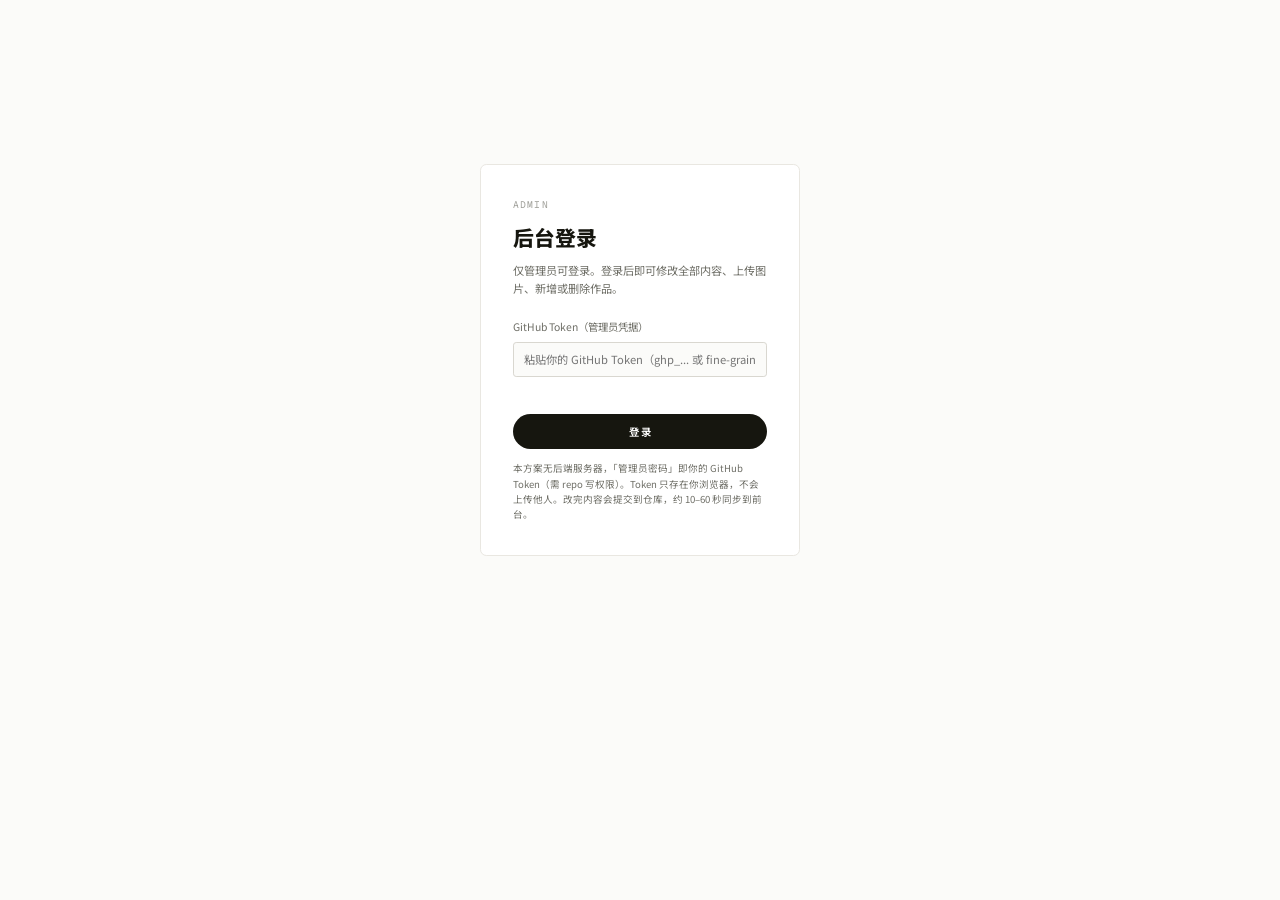
<file: admin.html>
<!doctype html>
<html lang="zh-CN">
  <head>
    <meta charset="UTF-8" />
    <meta name="viewport" content="width=device-width, initial-scale=1.0" />
    <title>后台管理 · JASON 作品集</title>
    <link rel="preconnect" href="https://fonts.googleapis.com" />
    <link rel="preconnect" href="https://fonts.gstatic.com" crossorigin />
    <link href="https://fonts.googleapis.com/css2?family=Inter:wght@400;500;600;700;800&family=Noto+Sans+SC:wght@400;500;700;800&family=Geist+Mono:wght@400;500&display=swap" rel="stylesheet" />
    <link rel="stylesheet" href="css/style-20260904n.css" />
    <script>
      /* 先应用用户保存的明暗主题，避免页面渲染后再闪烁切换 */
      (function () {
        try {
          var t = localStorage.getItem('siteTheme');
          if (!t && window.matchMedia('(prefers-color-scheme: dark)').matches) t = 'dark';
          if (t) document.documentElement.setAttribute('data-theme', t);
        } catch (e) {}
      })();
    </script>
  </head>
  <body>
    <div class="admin-screen">
      <!-- 登录 -->
      <div class="login-wrap" id="login-wrap">
        <div class="login-card">
          <div class="en">ADMIN</div>
          <h1 style="margin-top:10px;">后台登录</h1>
          <p class="sub">仅管理员可登录。登录后即可修改全部内容、上传图片、新增或删除作品。</p>
          <div class="field">
            <label>GitHub Token（管理员凭据）</label>
            <input type="password" id="pwd" placeholder="粘贴你的 GitHub Token（ghp_... 或 fine-grained）" autocomplete="current-password" />
          </div>
          <div class="login-error" id="login-err"></div>
          <button class="btn btn-primary" id="login-btn" style="width:100%;">登 录</button>
          <p class="sub" style="margin:16px 0 0; font-size:12px;">本方案无后端服务器，「管理员密码」即你的 GitHub Token（需 repo 写权限）。Token 只存在你浏览器，不会上传他人。改完内容会提交到仓库，约 10–60 秒同步到前台。</p>
        </div>
      </div>

      <!-- 管理界面 -->
      <div class="admin-shell" id="shell">
        <div class="admin-topbar">
          <span class="t">后台管理</span>
          <div style="display:flex; gap:14px; align-items:center;">
            <button class="theme-toggle" id="theme-toggle" type="button" aria-label="切换到深色">
              <svg class="icon-moon" width="18" height="18" viewBox="0 0 24 24" fill="none" stroke="currentColor" stroke-width="1.8" stroke-linecap="round" stroke-linejoin="round"><path d="M21 12.79A9 9 0 1 1 11.21 3 7 7 0 0 0 21 12.79z"/></svg>
              <svg class="icon-sun" width="18" height="18" viewBox="0 0 24 24" fill="none" stroke="currentColor" stroke-width="1.8" stroke-linecap="round" stroke-linejoin="round"><circle cx="12" cy="12" r="5"/><path d="M12 1v2M12 21v2M4.22 4.22l1.42 1.42M18.36 18.36l1.42 1.42M1 12h2M21 12h2M4.22 19.78l1.42-1.42M18.36 5.64l1.42-1.42"/></svg>
            </button>
            <a class="mini-btn" href="index.html" target="_blank">预览前台 ↗</a>
            <button class="mini-btn" id="logout-btn">退出登录</button>
          </div>
        </div>
        <div class="admin-body">
          <div class="admin-sidebar">
            <a data-tab="dashboard" class="active">仪表盘</a>
            <a data-tab="works">作品管理</a>
            <a data-tab="home">首页内容</a>
            <a data-tab="process">项目过程</a>
            <a data-tab="philosophy">理念编辑</a>
            <a data-tab="contact">联系编辑</a>
            <a data-tab="texts">文字设置</a>
          </div>
          <div class="admin-main" id="main"></div>
        </div>
      </div>
    </div>

    <!-- 作品编辑弹窗 -->
    <div class="modal-mask" id="modal">
      <div class="modal">
        <h3 id="modal-title">编辑作品</h3>
        <div class="grid2">
          <div class="field"><label>标题</label><input id="f-title" /></div>
          <div class="field"><label>类别</label><input id="f-category" placeholder="消费电子 / 家居 …" /></div>
        </div>
        <div class="grid2">
          <div class="field"><label>年份</label><input id="f-year" placeholder="2025" /></div>
          <div class="field"><label>一句话简介</label><input id="f-summary" /></div>
        </div>
        <div class="field"><label>项目描述（回车分段）</label><textarea id="f-description" rows="4"></textarea></div>

        <div class="field">
          <label>图片（拖拽或点击上传，点缩略图设为封面，× 删除）</label>
          <div class="dropzone" id="dropzone">把图片拖到这里，或点击选择</div>
          <input type="file" id="file-input" accept="image/*" multiple hidden />
          <div class="thumbs" id="thumbs"></div>
        </div>

        <div class="field">
          <label>参数（键值对，可多行）</label>
          <div class="params-edit" id="params-edit"></div>
          <button class="mini-btn" id="add-param" type="button">+ 添加参数</button>
        </div>

        <div class="modal-actions">
          <button class="mini-btn" id="modal-cancel">取消</button>
          <button class="mini-btn signal" id="modal-save">保存</button>
        </div>
      </div>
    </div>

    <script src="js/api.js?v=20260904o"></script>
    <script src="js/admin.js?v=20260904o"></script>
  </body>
</html>
</file>
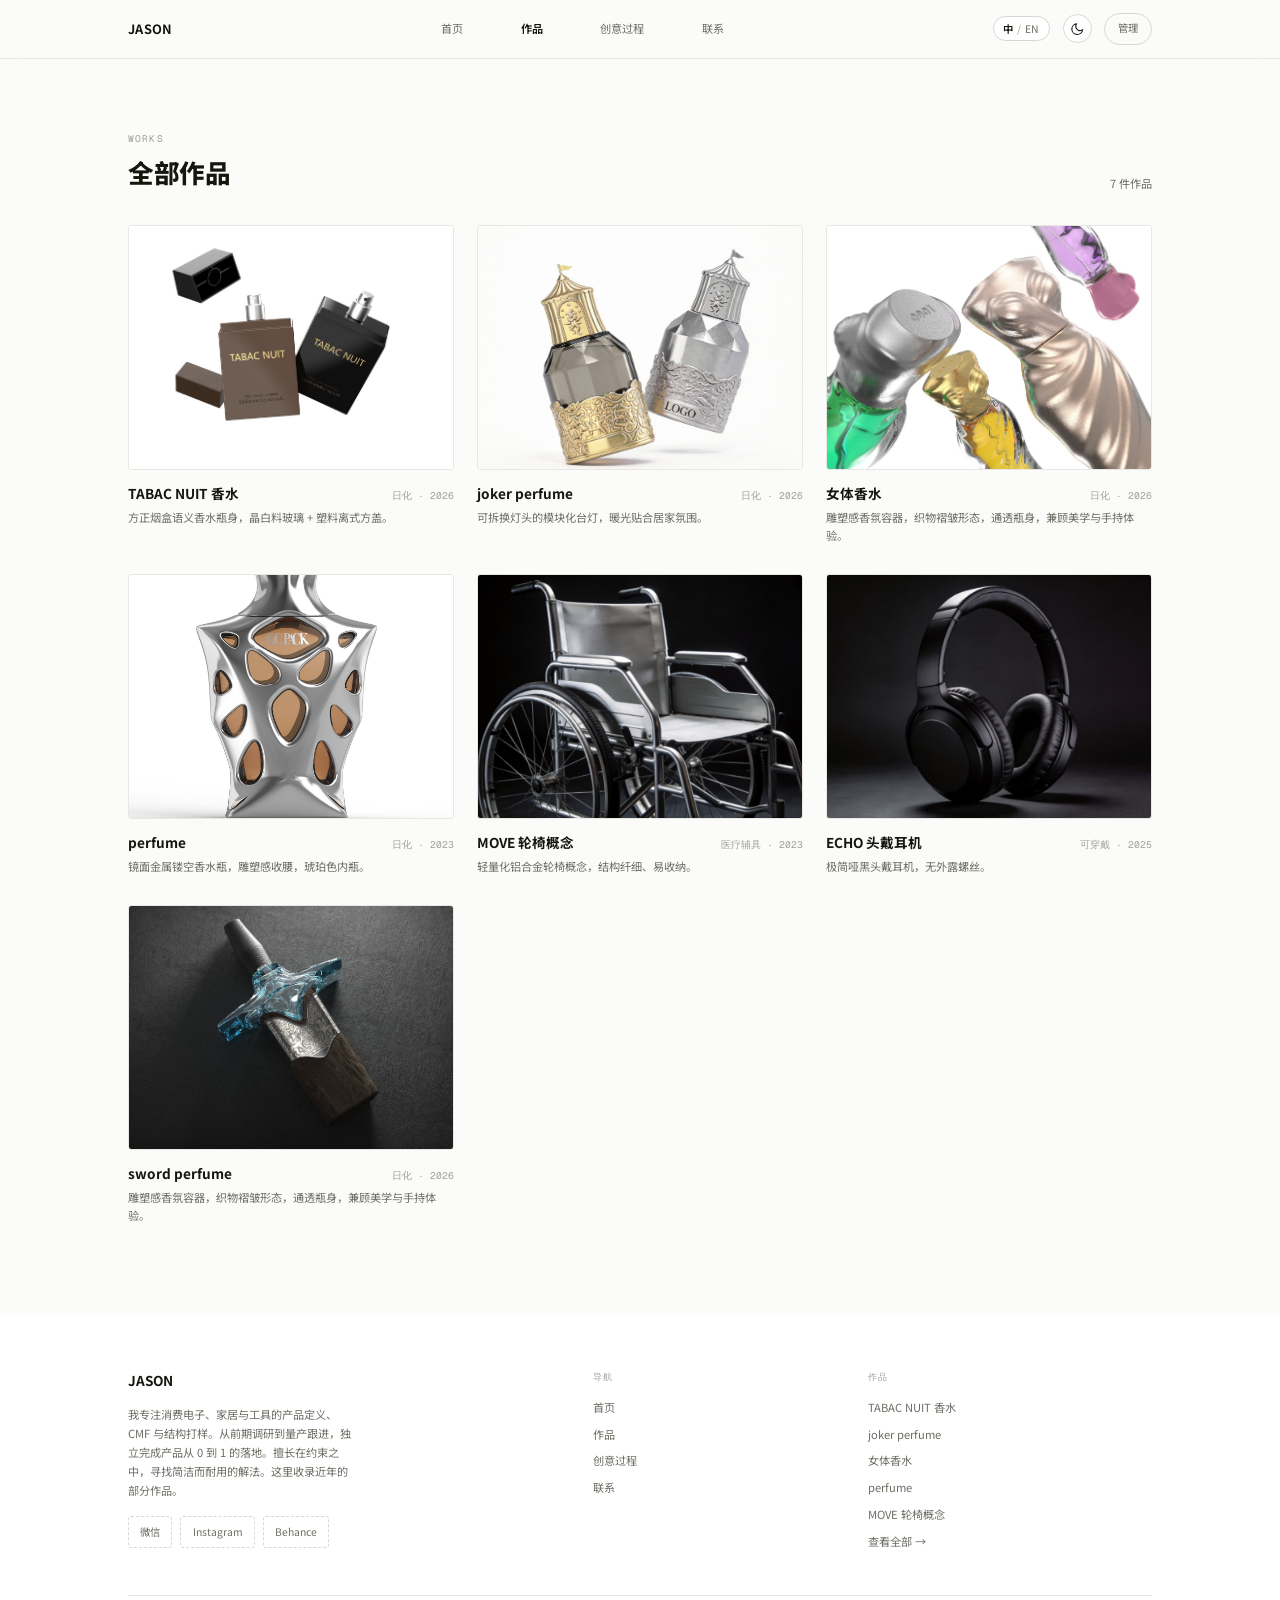
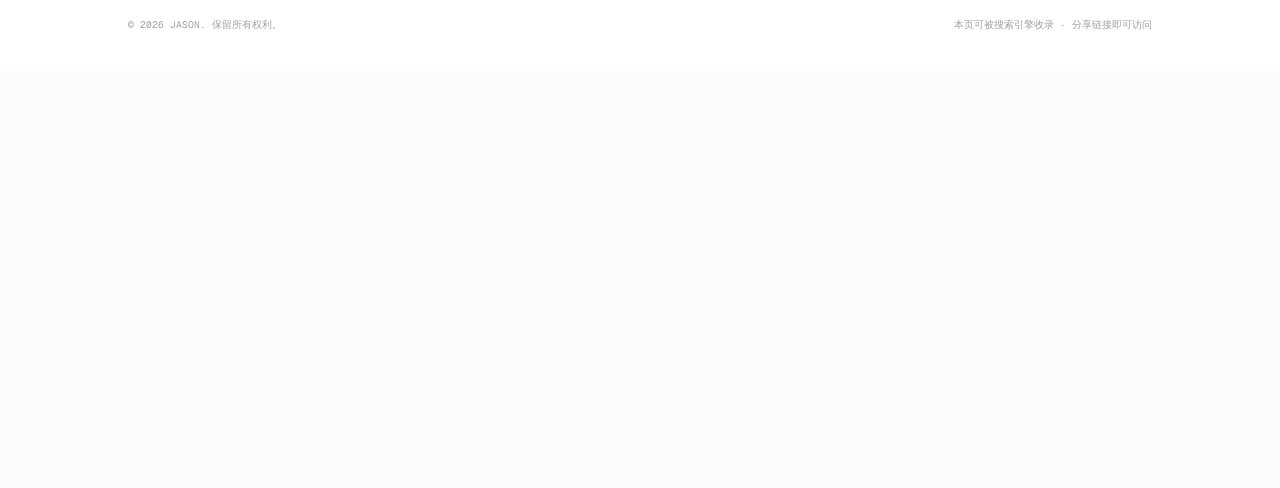
<file: works.html>
<!doctype html>
<html lang="zh-CN">
  <head>
    <meta charset="UTF-8" />
    <meta name="viewport" content="width=device-width, initial-scale=1.0" />
    <title>作品 · JASON 工业设计作品集</title>
    <meta name="description" content="工业设计作品列表 —— 消费电子、家居、工具、医疗辅具与可穿戴。" />
    <link rel="preconnect" href="https://fonts.googleapis.com" />
    <link rel="preconnect" href="https://fonts.gstatic.com" crossorigin />
    <link href="https://fonts.googleapis.com/css2?family=Inter:wght@400;500;600;700;800&family=Noto+Sans+SC:wght@400;500;700;800&family=Geist+Mono:wght@400;500&display=swap" rel="stylesheet" />
    <link rel="stylesheet" href="css/style-20260904n.css" />
    <script>
      /* 先应用用户保存的明暗主题，避免页面渲染后再闪烁切换 */
      (function () {
        try {
          var t = localStorage.getItem('siteTheme');
          if (!t && window.matchMedia('(prefers-color-scheme: dark)').matches) t = 'dark';
          if (t) document.documentElement.setAttribute('data-theme', t);
        } catch (e) {}
      })();
    </script>
    <script>
      /* 图片加载优化：HTML 解析阶段即发起 site.json 请求，与 css/js 并行下载，
         省掉一轮 RTT，作品封面因此更早开始加载。请求参数与页面脚本一致。 */
      window.__sitePromise = fetch('./site.json?_=' + Date.now(), { cache: 'no-store' })
        .then(function (r) { return r.ok ? r.json() : Promise.reject(new Error(r.status)); })
        .catch(function () { return null; });
    </script>
  <link rel="icon" href="favicon.svg" type="image/svg+xml" />
  <meta property="og:type" content="website" />
  <meta property="og:site_name" content="JASON" />
  <meta property="og:title" content="作品 · JASON 工业设计作品集" />
  <meta property="og:description" content="工业设计作品列表 —— 消费电子、家居、工具、医疗辅具与可穿戴。" />
  <meta property="og:image" content="og-image.svg" />
  <meta name="twitter:card" content="summary_large_image" />
  </head>
  <body>
    <header class="site-header">
      <div class="wrap header-inner">
        <a class="brand" id="brand" href="index.html">JASON</a>
        <nav class="nav" id="nav"></nav>
        <button class="nav-toggle" aria-label="打开菜单" aria-expanded="false">
          <svg width="20" height="20" viewBox="0 0 20 20" fill="none" stroke="currentColor" stroke-width="1.6" stroke-linecap="round"><path d="M3 6h14M3 10h14M3 14h14" /></svg>
        </button>
        <div class="header-actions">
          <button class="lang-toggle" id="lang-toggle" type="button"><span data-lang="zh" class="on">中</span><i>/</i><span data-lang="en">EN</span></button>
          <button class="theme-toggle" id="theme-toggle" type="button" aria-label="切换到深色">
            <svg class="icon-moon" width="18" height="18" viewBox="0 0 24 24" fill="none" stroke="currentColor" stroke-width="1.8" stroke-linecap="round" stroke-linejoin="round"><path d="M21 12.79A9 9 0 1 1 11.21 3 7 7 0 0 0 21 12.79z"/></svg>
            <svg class="icon-sun" width="18" height="18" viewBox="0 0 24 24" fill="none" stroke="currentColor" stroke-width="1.8" stroke-linecap="round" stroke-linejoin="round"><circle cx="12" cy="12" r="5"/><path d="M12 1v2M12 21v2M4.22 4.22l1.42 1.42M18.36 18.36l1.42 1.42M1 12h2M21 12h2M4.22 19.78l1.42-1.42M18.36 5.64l1.42-1.42"/></svg>
          </button>
          <a class="admin-link" id="admin-link" href="admin.html">管理</a>
        </div>
      </div>
    </header>

    <main>
      <section class="section" style="padding-top: 90px;">
        <div class="wrap">
          <div class="section-head reveal">
            <div>
              <div class="en" id="s-all-en">WORKS</div>
              <h2 id="s-all-title">全部作品</h2>
            </div>
            <span class="view-all" id="count"></span>
          </div>
          <div class="works-grid" id="works-grid"></div>
          <div id="empty" style="display:none; padding:60px 0; text-align:center; color:var(--muted);">暂无作品，管理员可在后台添加。</div>
        </div>
      </section>
    </main>

    <footer class="site-footer">
      <div class="wrap">
        <div class="footer-inner">
          <div>
            <div class="footer-brand" id="footer-brand"></div>
            <p class="footer-desc" id="footer-desc"></p>
            <div class="footer-socials" id="footer-socials"></div>
          </div>
          <div>
            <div class="footer-col-title" id="f-col-nav">导航</div>
            <div class="footer-links" id="footer-nav-links"></div>
          </div>
          <div>
            <div class="footer-col-title" id="f-col-works">作品</div>
            <div class="footer-links" id="footer-works"></div>
          </div>
        </div>
        <div class="footer-line"></div>
        <div class="footer-bottom">
          <span id="footer-copy"></span>
          <span id="footer-seo"></span>
        </div>
      </div>
    </footer>

    <script src="js/api.js?v=20260904o"></script>
    <script src="js/works.js?v=20260904o"></script>
  </body>
</html>
</file>
<file: css/style-20260904n.css>
/* ===================================================================
   工业设计作品集 · 浅色极简（Behance 风）
   设计令牌：米白底 / 近黑字 / 大留白 / 低饱和 / 克制强调
   =================================================================== */
:root {
  --bg: #fbfbf9;
  --surface: #ffffff;
  --text: #16160f;
  --muted: #6e6e66;
  --faint: #a0a09a;
  --line: #e9e7e1;
  --line-strong: #d9d7d0;
  --accent: #16160f;
  --accent-soft: #f1f0ec;

  --font-cn: "Noto Sans SC", -apple-system, BlinkMacSystemFont, "PingFang SC",
    "Microsoft YaHei", sans-serif;
  --font-en: "Inter", "Noto Sans SC", system-ui, sans-serif;
  --font-mono: "Geist Mono", "JetBrains Mono", ui-monospace, SFMono-Regular, Menlo,
    Consolas, monospace;

  --radius: 4px;
  --radius-lg: 8px;
  --radius-pill: 999px;
  --container: 1440px;
}

/* 深色模式变量 */
[data-theme="dark"] {
  --bg: #121212;
  --surface: #1a1a1a;
  --text: #f4f4f0;
  --muted: #a0a09a;
  --faint: #7a7a74;
  --line: #2a2a2a;
  --line-strong: #3a3a3a;
  --accent: #f4f4f0;
  --accent-soft: #1f1f1f;
}

* { box-sizing: border-box; margin: 0; padding: 0; }

html { scroll-behavior: smooth; zoom: 0.8; }

body {
  background: var(--bg);
  color: var(--text);
  font-family: var(--font-cn);
  -webkit-font-smoothing: antialiased;
  text-rendering: optimizeLegibility;
  line-height: 1.6;
  min-width: 1440px;
  overflow-x: auto;
}

a { color: inherit; text-decoration: none; }
img { display: block; max-width: 100%; }
/* 图片淡入：渲染后由 fadeImages() 加 fz，加载完成再淡入，避免白块/残缺闪烁；占位底色由各自容器提供 */
img.fz { opacity: 0; transition: opacity .4s ease; background: var(--accent-soft); }
img.fz.loaded { opacity: 1; }
button { font-family: inherit; cursor: pointer; }

.wrap { max-width: var(--container); margin: 0 auto; padding: 0 80px; }

/* 英文 / 技术标签 */
.en { font-family: var(--font-mono); font-size: 12px; letter-spacing: 0.12em;
  text-transform: uppercase; color: var(--faint); }

/* ===== 顶栏 ===== */
.site-header {
  position: sticky; top: 0; z-index: 30;
  background: color-mix(in srgb, var(--bg) 82%, transparent);
  backdrop-filter: saturate(180%) blur(12px);
  border-bottom: 1px solid var(--line);
}
.header-inner {
  height: 72px; display: flex; align-items: center; justify-content: space-between;
}
.brand { font-size: 16px; font-weight: 700; letter-spacing: 0.02em; }
.nav { display: flex; gap: 72px; align-items: center; }
.nav a { font-size: 14px; color: var(--muted); transition: color 0.15s ease; position: relative; }
.nav a:hover, .nav a.active { color: var(--text); }
.nav a.active { font-weight: 600; }
.header-actions { display: flex; align-items: center; gap: 16px; }
.admin-link {
  font-size: 13px; color: var(--muted); padding: 8px 16px;
  border: 1px solid var(--line-strong); border-radius: var(--radius-pill);
  transition: border-color 0.15s ease, color 0.15s ease;
}
.admin-link:hover { border-color: var(--text); color: var(--text); }

/* ===== 语言切换（极简）===== */
.lang-toggle {
  display: inline-flex; align-items: center; gap: 4px;
  font-size: 13px; color: var(--muted); line-height: 1;
  padding: 8px 12px; border: 1px solid var(--line-strong);
  border-radius: var(--radius-pill); background: var(--surface);
  cursor: pointer; transition: border-color 0.15s ease, color 0.15s ease;
}
.lang-toggle:hover { border-color: var(--text); color: var(--text); }
.lang-toggle [data-lang] { transition: color 0.15s ease; }
.lang-toggle .on { color: var(--text); font-weight: 600; }
.lang-toggle i { font-style: normal; color: var(--faint); margin: 0 1px; }

/* 明暗主题切换 */
.theme-toggle {
  display: inline-flex; align-items: center; justify-content: center;
  width: 36px; height: 36px; padding: 0;
  border: 1px solid var(--line-strong); border-radius: 50%;
  background: var(--surface); color: var(--text);
  cursor: pointer; transition: border-color 0.15s ease, color 0.15s ease, background 0.15s ease;
}
.theme-toggle:hover { border-color: var(--text); }
.theme-toggle svg { width: 18px; height: 18px; }
.theme-toggle .icon-sun { display: none; }
.theme-toggle .icon-moon { display: block; }
[data-theme="dark"] .theme-toggle .icon-sun { display: block; }
[data-theme="dark"] .theme-toggle .icon-moon { display: none; }

/* 中英切换整页淡入淡出 */
main, .site-footer { transition: opacity 0.18s ease; }
.lang-fade { opacity: 0; }

.nav-toggle { display: none; align-items: center; justify-content: center;
  width: 40px; height: 40px; margin-left: 8px; border: 1px solid var(--line-strong);
  border-radius: var(--radius); background: var(--surface); color: var(--text); }
.nav-toggle.open { border-color: var(--text); }

/* ===== 通用按钮 ===== */
.btn {
  display: inline-flex; align-items: center; justify-content: center; gap: 8px;
  padding: 11px 22px; border-radius: var(--radius-pill);
  font-size: 13px; font-weight: 600; border: 1px solid transparent;
  transition: transform 0.12s ease, background 0.15s ease, border-color 0.15s ease;
}
.btn-primary { background: var(--accent); color: #fff; }
.btn-primary:hover { transform: translateY(-1px); }
.btn-ghost { background: var(--surface); color: var(--text); border-color: var(--line-strong); }
.btn-ghost:hover { border-color: var(--text); }

/* ===== 首页 Hero ===== */
.home-hero { padding: 60px 0 40px; }
/* 固定长方形横幅：背景图为固定 2:1 容器，按比例裁切、不拉伸铺满整屏。
   本次仅调整左侧文字与头像的大小/位置，背景图显示方式保持原样未改动。 */
.home-hero-grid { position: relative; display: block; }
/* 文字层：绝对定位叠在横幅左侧磨砂区域之上；不参与背景图布局，故背景图不会被改动。
   left 取 .wrap 的左右内边距(80px)，使文字层左缘与横幅左缘(及下方精选作品)对齐。 */
.home-hero-content {
  position: absolute; left: 80px; top: 0; bottom: 0; z-index: 2;
  max-width: 40%;
  display: flex; flex-direction: column; justify-content: center;
  padding: 0 48px;
}
.hero-header { display: flex; align-items: center; gap: 18px; margin-bottom: 18px; }
.hero-header-text { display: flex; flex-direction: column; gap: 6px; }
.avatar {
  width: 84px; height: 84px; border-radius: 50%;
  background: var(--accent-soft); border: 1px solid var(--line);
  object-fit: cover; display: flex; align-items: center; justify-content: center;
  font-size: 28px; font-weight: 700; color: var(--muted); overflow: hidden;
  flex: 0 0 auto;
}
.avatar img { width: 100%; height: 100%; object-fit: cover; }
.home-name { font-size: 48px; font-weight: 800; line-height: 1.05; margin: 0; letter-spacing: -0.02em; color: #fff; }
.home-title { font-size: 16px; color: var(--muted); margin-bottom: 18px; line-height: 1.5; }
.home-bio { font-size: 15px; color: var(--muted); line-height: 1.75; max-width: 520px; }
.home-cta { margin-top: 26px; display: flex; gap: 12px; }
/* hero 文字：暗色头图默认白色（名字、小字统一）。
   若头图偏亮，JS 会给 .home-hero 加 .is-light，文字自动切回深色，
   这样换成白底头图也不会看不见（详见 js/home.js 的明暗检测）。 */
.home-hero-content .en,
.home-name, .home-title, .home-bio { color: #fff; }
.home-hero.is-light .home-hero-content .en,
.home-hero.is-light .home-name,
.home-hero.is-light .home-title,
.home-hero.is-light .home-bio { color: var(--muted); }
/* 固定横幅：相对定位、固定 2:1 比例，图片 object-fit:cover 居中裁切，不随视口拉伸铺满 */
.home-visual {
  position: relative;
  width: 100%;
  aspect-ratio: 2 / 1;
  border: none; background: var(--accent-soft); border-radius: var(--radius);
  overflow: hidden;
  margin: 0;
  z-index: 0;
}
.visual-frame { position: absolute; inset: 0; }
.visual-frame img {
  width: 100%; height: 100%; object-fit: cover; object-position: center;
}
/* 左侧斜切磨砂玻璃：纯模糊、零加白。
   兼容性关键：不用 backdrop-filter——部分浏览器 GPU 光栅化会把
   backdrop-filter+clip-path 的裁切退化成外接矩形（竖直边）。
   改为「同一张头图的模糊副本」：普通 filter:blur 模糊副本图，
   外层 .frost 普通裁切成斜形，所有浏览器渲染一致。 */
.frost {
  position: absolute; inset: 0;
  -webkit-clip-path: polygon(0 0, 56% 0, 39% 100%, 0 100%);
  clip-path: polygon(0 0, 56% 0, 39% 100%, 0 100%);
  overflow: hidden;
  pointer-events: none;
  z-index: 2;
}
.frost img {
  /* 四周外扩 48px：模糊会向边缘采样透明导致边线发虚，外扩后模糊来源足量、边缘干净 */
  position: absolute; left: -48px; top: -48px;
  width: calc(100% + 96px); height: calc(100% + 96px);
  max-width: none;
  object-fit: cover; object-position: center;
  filter: blur(36px);
}

/* ===== 区块标题 ===== */
.section { padding: 70px 0; }
.section-head {
  display: flex; align-items: flex-end; justify-content: space-between;
  margin-bottom: 40px; gap: 20px;
}
.section-head h2 { font-size: 32px; font-weight: 800; letter-spacing: -0.01em; margin-top: 8px; }
.section-head .view-all { font-size: 14px; color: var(--muted); transition: color 0.15s ease; }
.section-head .view-all:hover { color: var(--text); }

/* ===== 作品网格（卡片）===== */
.works-grid { display: grid; grid-template-columns: repeat(3, 1fr); gap: 36px 28px; }
.work-card { display: block; }
.work-card .thumb {
  border-radius: var(--radius); overflow: hidden; background: var(--accent-soft);
  aspect-ratio: 4 / 3; border: 1px solid var(--line);
}
.work-card .thumb img {
  width: 100%; height: 100%; object-fit: cover;
  transition: transform 0.5s cubic-bezier(0.2, 0.7, 0.2, 1);
}
.work-card:hover .thumb img { transform: scale(1.04); }
.work-card .meta { display: flex; justify-content: space-between; align-items: baseline; margin-top: 16px; gap: 12px; }
.work-card .title { font-size: 17px; font-weight: 700; }
.work-card .cat { font-family: var(--font-mono); font-size: 12px; color: var(--faint); white-space: nowrap; }
.work-card .summary { font-size: 14px; color: var(--muted); margin-top: 6px; }

/* ===== 作品详情页 ===== */
.detail-hero { padding: 90px 0 50px; }
.detail-back { font-size: 14px; color: var(--muted); display: inline-block; margin-bottom: 28px; }
.detail-back:hover { color: var(--text); }
.detail-title { font-size: 44px; font-weight: 800; letter-spacing: -0.01em; }
.detail-cat { font-family: var(--font-mono); font-size: 13px; color: var(--faint); margin-top: 10px; }
.detail-cover {
  margin-top: 36px; border-radius: var(--radius-lg); overflow: hidden;
  border: 1px solid var(--line); background: var(--accent-soft); cursor: zoom-in;
}
.detail-cover img { width: 100%; max-height: 640px; object-fit: cover; }
.detail-body { display: grid; grid-template-columns: 1.6fr 1fr; gap: 64px; padding: 56px 0 90px; align-items: start; }
.detail-desc { font-size: 16px; color: var(--muted); line-height: 1.9; }
.detail-desc p + p { margin-top: 18px; }
.detail-side { position: sticky; top: 100px; }
.detail-side .block { margin-bottom: 34px; }
.detail-side .block .en { display: block; margin-bottom: 14px; }
.params { display: flex; flex-direction: column; }
.param-row { display: flex; justify-content: space-between; gap: 16px; padding: 12px 0; border-bottom: 1px solid var(--line); font-size: 14px; }
.param-row:first-child { border-top: 1px solid var(--line); }
.param-row .k { color: var(--muted); }
.param-row .v { color: var(--text); font-weight: 500; text-align: right; }
.gallery { display: grid; grid-template-columns: repeat(2, 1fr); gap: 16px; margin-top: 24px; }
.gallery .g-img { border-radius: var(--radius); overflow: hidden; border: 1px solid var(--line); background: var(--accent-soft); aspect-ratio: 4 / 3; cursor: zoom-in; }
.gallery .g-img img { width: 100%; height: 100%; object-fit: cover; }

/* ===== 联系区（单块居中，与页脚无分隔线）===== */
.contact-wrap { max-width: 760px; margin: 0 auto; text-align: center; }
.contact-header { margin-bottom: 40px; }
.contact-header h2 { font-size: 32px; font-weight: 800; letter-spacing: -0.01em; margin-top: 8px; }
.contact-body { display: flex; flex-direction: column; align-items: center; gap: 18px; }
.contact-email {
  font-size: 44px; font-weight: 700; letter-spacing: -0.02em; line-height: 1.2;
  color: var(--text); transition: opacity 0.15s ease;
}
.contact-email:hover { opacity: 0.65; }
.contact-note { font-size: 16px; color: var(--muted); line-height: 1.8; max-width: 520px; }
#socials { display: flex; flex-wrap: wrap; justify-content: center; gap: 14px 22px; margin-top: 10px; }
#socials .social-link {
  font-size: 14px; color: var(--muted); padding-bottom: 3px;
  border-bottom: 1px solid var(--line-strong);
  transition: color 0.15s ease, border-color 0.15s ease;
}
#socials .social-link:hover { color: var(--text); border-color: var(--text); }
#socials .social-link.is-text { cursor: default; border-bottom-style: dashed; }

/* ===== 页脚 ===== */
.site-footer { background: var(--surface); padding: 72px 0 48px; margin-top: 40px; }
.footer-inner { display: grid; grid-template-columns: 1.8fr 1fr 1.2fr; gap: 48px; margin-bottom: 56px; }
.footer-brand { font-size: 17px; font-weight: 700; }
.footer-desc { font-size: 14px; color: var(--muted); line-height: 1.7; max-width: 280px; margin-top: 16px; }
.footer-socials { display: flex; flex-wrap: wrap; gap: 10px; margin-top: 20px; }
.footer-socials .social-link {
  display: inline-flex; align-items: center; justify-content: center;
  min-height: 36px; padding: 8px 14px;
  border-radius: var(--radius); border: 1px solid var(--line-strong);
  font-size: 13px; color: var(--muted);
  transition: border-color 0.15s ease, color 0.15s ease;
}
.footer-socials .social-link:hover { border-color: var(--text); color: var(--text); }
.footer-socials .social-link.is-text { cursor: default; border-style: dashed; }

.f-note:empty { display: none; }
.footer-col-title { font-family: var(--font-mono); font-size: 11px; letter-spacing: 0.1em; text-transform: uppercase; color: var(--faint); margin-bottom: 18px; }
.footer-links { display: flex; flex-direction: column; gap: 11px; }
.footer-links a { font-size: 14px; color: var(--muted); transition: color 0.15s ease; }
.footer-links a:hover { color: var(--text); }
.footer-line { height: 1px; background: var(--line); margin-bottom: 26px; }
.footer-bottom { display: flex; justify-content: space-between; align-items: center; gap: 16px; }
.footer-bottom span { font-family: var(--font-mono); font-size: 12px; color: var(--faint); }

/* ===== 设计理念 ===== */
.philosophy-grid { display: grid; grid-template-columns: repeat(3, 1fr); gap: 36px; margin-top: 8px; }
.philo-card { padding: 32px 28px; background: var(--surface); border: 1px solid var(--line); border-radius: var(--radius-lg); }
.philo-num { font-family: var(--font-mono); font-size: 13px; color: var(--faint); letter-spacing: 0.06em; }
.philo-title { font-size: 20px; font-weight: 700; margin: 10px 0 12px; }
.philo-text { font-size: 14px; color: var(--muted); line-height: 1.75; }
.philo-quote { margin-top: 48px; text-align: center; padding: 32px 40px; background: var(--accent-soft); border-radius: var(--radius-lg); }
.philo-quote p { font-size: 18px; color: var(--text); line-height: 1.7; font-style: italic; }

/* ===== 后台：理念编辑 ===== */
.philo-edit .philo-row { display: grid; grid-template-columns: 80px 1fr 1.6fr 32px; gap: 8px; margin-bottom: 8px; align-items: start; }
.philo-edit .philo-row input,
.philo-edit .philo-row textarea { background: var(--bg); border: 1px solid var(--line-strong); border-radius: var(--radius); padding: 8px 10px; font-size: 13px; font-family: var(--font-cn); color: var(--text); outline: none; }

/* ===== 灯箱 ===== */
.lightbox {
  position: fixed; inset: 0; z-index: 90; background: rgba(22, 22, 15, 0.94);
  display: flex; align-items: center; justify-content: center; padding: 48px;
  opacity: 0; pointer-events: none; transition: opacity 0.2s ease;
}
.lightbox.open { opacity: 1; pointer-events: auto; }
/* 灯箱：原图不缩放、不重压缩，清晰度与源文件一致；
   改为「就绪后淡入」，避免黑屏等待与突然弹出 */
.lightbox img {
  max-width: 92vw; max-height: 88vh; border-radius: var(--radius); object-fit: contain;
  opacity: 0; transform: scale(0.985);
  transition: opacity 0.28s ease, transform 0.28s ease;
}
.lightbox img.lb-ready { opacity: 1; transform: none; }
/* 加载指示：极简单圈，仅在大图未就绪时出现 */
.lightbox.is-loading::after {
  content: ''; position: absolute; left: 50%; top: 50%;
  width: 26px; height: 26px; margin: -13px 0 0 -13px;
  border: 2px solid rgba(255, 255, 255, 0.26);
  border-top-color: rgba(255, 255, 255, 0.86);
  border-radius: 50%;
  animation: lbSpin 0.8s linear infinite;
}
@keyframes lbSpin { to { transform: rotate(360deg); } }
@media (prefers-reduced-motion: reduce) {
  .lightbox img { transition: opacity 0.01s linear; transform: none; }
  .lightbox.is-loading::after { animation: none; }
}
.lightbox .close { position: absolute; top: 24px; right: 28px; color: #fff; font-size: 28px; line-height: 1; background: none; border: none; }

/* ===== 滚动淡入（克制）===== */
.reveal { opacity: 0; transform: translateY(18px); transition: opacity 0.7s ease, transform 0.7s ease; }
.reveal.in { opacity: 1; transform: none; }

/* ===== 后台 ===== */
.admin-screen { min-height: 100vh; display: flex; flex-direction: column; }
.login-wrap { flex: 1; display: flex; align-items: center; justify-content: center; padding: 24px; }
.login-card { width: 400px; max-width: 100%; background: var(--surface); border: 1px solid var(--line); border-radius: var(--radius-lg); padding: 40px; }
.login-card h1 { font-size: 26px; font-weight: 800; }
.login-card .sub { font-size: 14px; color: var(--muted); margin: 10px 0 26px; line-height: 1.6; }
.field { display: flex; flex-direction: column; gap: 8px; margin-bottom: 18px; }
.field label { font-size: 13px; color: var(--muted); }
.field input, .field textarea {
  background: var(--bg); border: 1px solid var(--line-strong); border-radius: var(--radius);
  padding: 11px 13px; font-size: 14px; font-family: var(--font-cn); color: var(--text); outline: none;
}
.field input:focus, .field textarea:focus { border-color: var(--text); }
.login-error { color: #c0392b; font-size: 13px; min-height: 18px; margin-bottom: 10px; }

.admin-shell { display: none; flex: 1; }
.admin-shell.show { display: flex; }
.admin-topbar { height: 64px; display: flex; align-items: center; justify-content: space-between; padding: 0 28px; border-bottom: 1px solid var(--line); background: var(--surface); position: sticky; top: 0; z-index: 20; }
.admin-topbar .t { font-size: 15px; font-weight: 700; }
.admin-body { display: flex; flex: 1; min-height: 0; }
.admin-sidebar { width: 220px; flex: 0 0 220px; border-right: 1px solid var(--line); padding: 22px 14px; display: flex; flex-direction: column; gap: 4px; background: var(--bg); }
.admin-sidebar a { font-size: 14px; color: var(--muted); padding: 10px 12px; border-radius: var(--radius); cursor: pointer; }
.admin-sidebar a:hover { color: var(--text); }
.admin-sidebar a.active { color: var(--text); background: var(--surface); font-weight: 600; border: 1px solid var(--line); }
.admin-main { flex: 1; padding: 32px 40px; overflow: auto; }
.admin-main h2 { font-size: 22px; font-weight: 800; margin-bottom: 6px; }
.admin-tip { font-size: 13px; color: var(--muted); margin-bottom: 24px; }

.list-rows { display: flex; flex-direction: column; gap: 12px; }
.row { display: flex; align-items: center; gap: 16px; padding: 12px 16px; border: 1px solid var(--line); border-radius: var(--radius); background: var(--surface); }
.row .thumb { width: 56px; height: 56px; flex: 0 0 56px; border-radius: var(--radius); overflow: hidden; background: var(--accent-soft); }
.row .thumb img { width: 100%; height: 100%; object-fit: cover; }
.row .rt { font-size: 15px; font-weight: 700; flex: 1; }
.row .rm { font-family: var(--font-mono); font-size: 12px; color: var(--faint); }
.row .acts { display: flex; gap: 8px; }
.mini-btn { font-size: 13px; padding: 7px 13px; border-radius: var(--radius); border: 1px solid var(--line-strong); background: var(--surface); color: var(--muted); }
.mini-btn:hover { border-color: var(--text); color: var(--text); }
.mini-btn.danger:hover { border-color: #c0392b; color: #c0392b; }
.mini-btn.signal { background: var(--accent); color: #fff; border-color: var(--accent); }

.stats { display: flex; gap: 16px; flex-wrap: wrap; margin-bottom: 28px; }
.stat { background: var(--surface); border: 1px solid var(--line); border-radius: var(--radius); padding: 18px 22px; min-width: 170px; }
.stat .n { font-size: 28px; font-weight: 800; }
.stat .l { font-size: 12px; color: var(--muted); font-family: var(--font-mono); margin-top: 4px; }

/* 编辑弹窗 */
.modal-mask { position: fixed; inset: 0; background: rgba(22,22,15,0.45); display: none; align-items: flex-start; justify-content: center; padding: 40px 20px; z-index: 60; overflow: auto; }
.modal-mask.open { display: flex; }
.modal { width: 560px; max-width: 100%; background: var(--surface); border: 1px solid var(--line); border-radius: var(--radius-lg); padding: 28px; }
.modal h3 { font-size: 20px; font-weight: 800; margin-bottom: 20px; }
.modal .grid2 { display: grid; grid-template-columns: 1fr 1fr; gap: 14px; }
.modal .field { margin-bottom: 14px; }
.dropzone {
  border: 1.5px dashed var(--line-strong); border-radius: var(--radius); padding: 22px;
  text-align: center; color: var(--muted); font-size: 13px; transition: 0.15s ease;
  background: var(--bg); cursor: pointer;
}
.dropzone.drag { border-color: var(--text); color: var(--text); background: var(--accent-soft); }
.thumbs { display: flex; flex-wrap: wrap; gap: 10px; margin-top: 14px; }
.thumbs .t { position: relative; width: 72px; height: 72px; border-radius: var(--radius); overflow: hidden; border: 1px solid var(--line); }
.thumbs .t img { width: 100%; height: 100%; object-fit: cover; }
.thumbs .t.cover { border-color: var(--text); box-shadow: 0 0 0 2px var(--text); }
.thumbs .t .x { position: absolute; top: 2px; right: 2px; width: 18px; height: 18px; border-radius: 50%; background: rgba(22,22,15,0.8); color: #fff; border: none; font-size: 11px; line-height: 1; }
.thumbs .t .badge { position: absolute; bottom: 2px; left: 2px; font-size: 9px; font-family: var(--font-mono); background: var(--text); color: #fff; padding: 1px 5px; border-radius: 3px; }
.params-edit .prow { display: grid; grid-template-columns: 1fr 1.4fr 32px; gap: 8px; margin-bottom: 8px; }
.params-edit .prow input { background: var(--bg); border: 1px solid var(--line-strong); border-radius: var(--radius); padding: 8px 10px; font-size: 13px; font-family: var(--font-cn); color: var(--text); outline: none; }
.modal-actions { display: flex; justify-content: flex-end; gap: 10px; margin-top: 18px; }

/* ===== 项目过程（3D 透视滚动条带 + 软件图标） ===== */
.process-stage {
  position: relative;
  height: 420px;
  overflow: hidden;
  margin: 26px 0 4px;
  -webkit-mask-image: linear-gradient(to right, transparent, #000 10%, #000 90%, transparent);
  mask-image: linear-gradient(to right, transparent, #000 10%, #000 90%, transparent);
}
.process-track { position: absolute; left: 0; right: 0; top: 50%; height: 0; }
.process-item {
  position: absolute; left: 50%; top: 0;
  width: 520px; height: 360px; margin-left: -260px; margin-top: -180px;
  border-radius: 16px; overflow: hidden;
  background: var(--line); box-shadow: 0 24px 60px rgba(0,0,0,.18);
  will-change: transform, opacity; backface-visibility: hidden;
}
.process-item img { width: 100%; height: 100%; object-fit: cover; display: block; }
.process-software {
  display: flex; flex-wrap: wrap; gap: 12px;
  justify-content: center; margin-top: 30px;
}
.sw-pill {
  display: inline-flex; align-items: center; gap: 9px;
  padding: 8px 16px; border: 1px solid var(--line-strong);
  border-radius: 999px; background: var(--surface);
  color: var(--text); font-size: 14px; font-weight: 500;
}
.sw-ico { width: 22px; height: 22px; object-fit: contain; display: inline-flex; align-items: center; justify-content: center; }
.sw-ico svg, .sw-ico img { width: 100%; height: 100%; display: block; object-fit: contain; }
.sw-letter {
  width: 24px; height: 24px; border-radius: 50%;
  background: var(--accent-soft); color: var(--accent);
  font-size: 11px; font-weight: 700; display: inline-flex;
  align-items: center; justify-content: center;
}

/* ===== 深色模式补充覆盖 ===== */
[data-theme="dark"] .btn-primary { color: #121212; }
[data-theme="dark"] .mini-btn.signal { color: #121212; }
[data-theme="dark"] .thumbs .t .badge { color: #121212; }
[data-theme="dark"] .modal-mask { background: rgba(0, 0, 0, 0.65); }
[data-theme="dark"] .lightbox { background: rgba(0, 0, 0, 0.96); }
</file>
